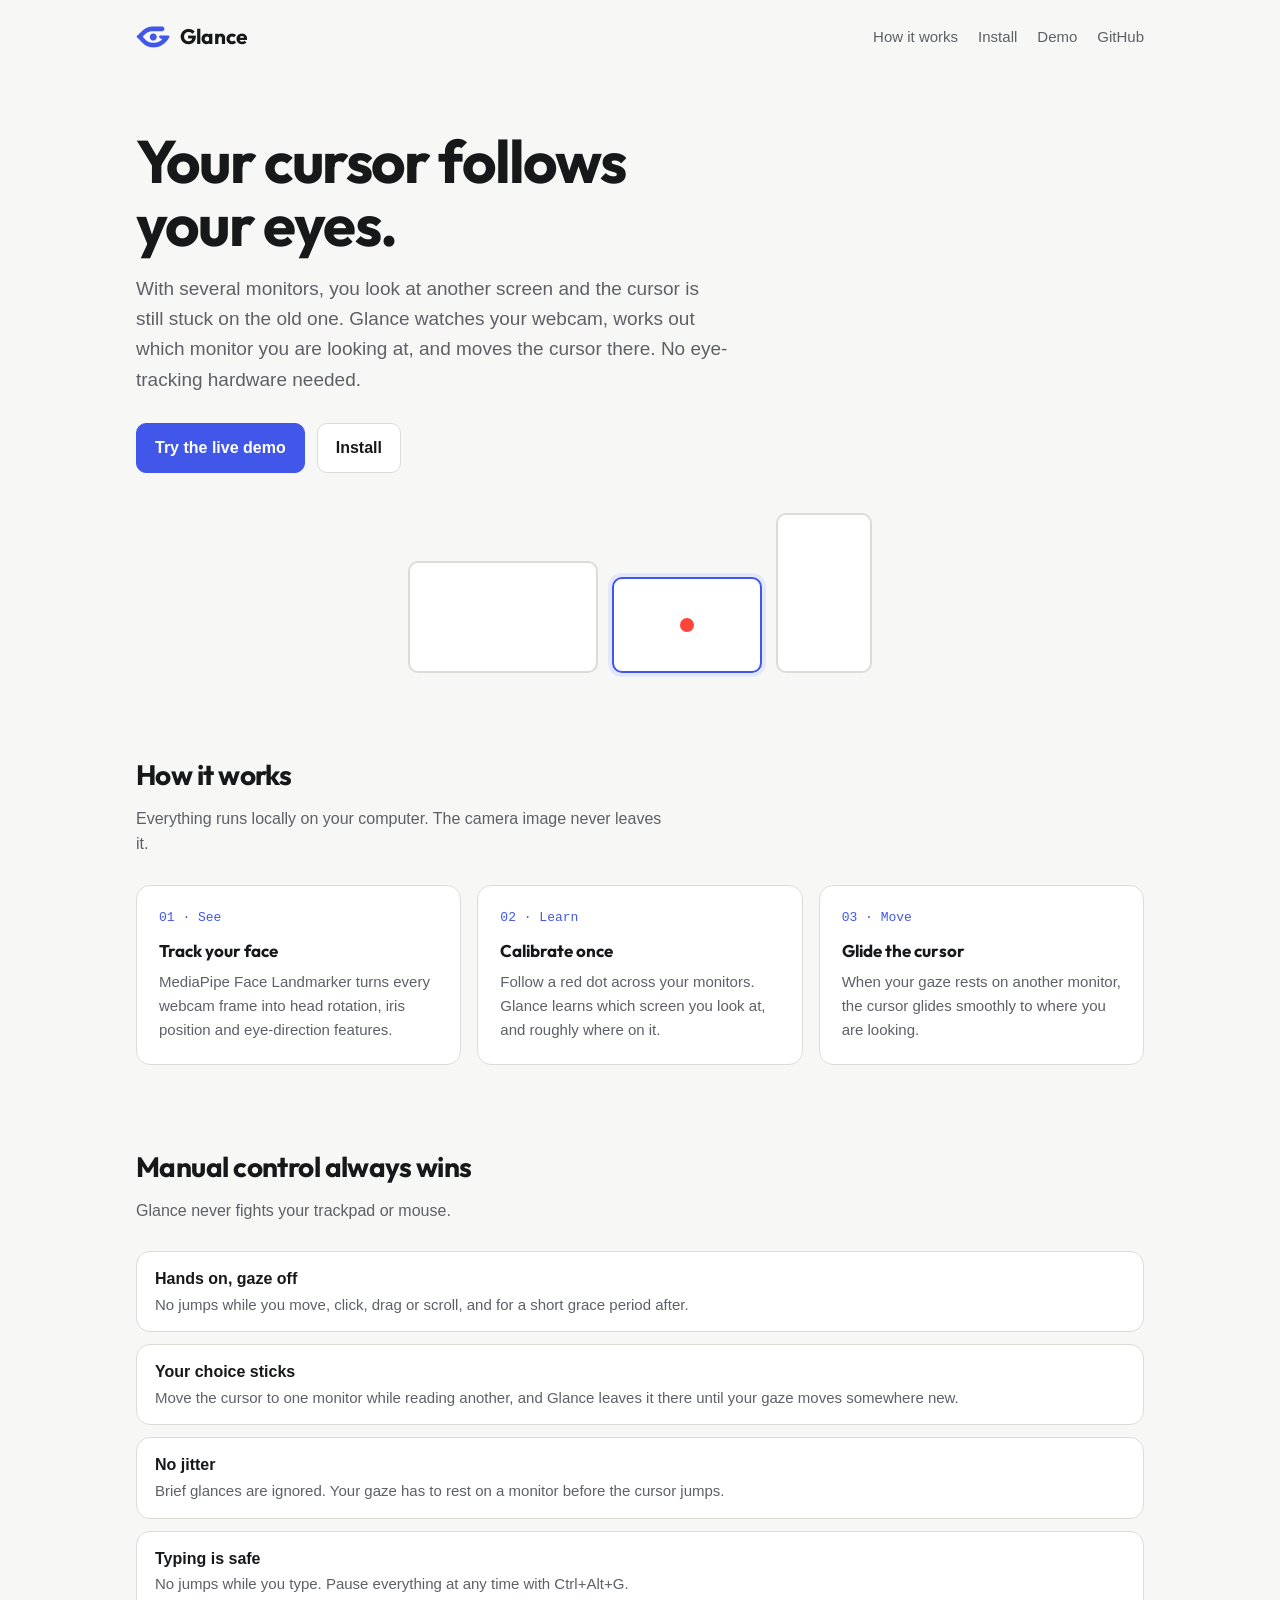
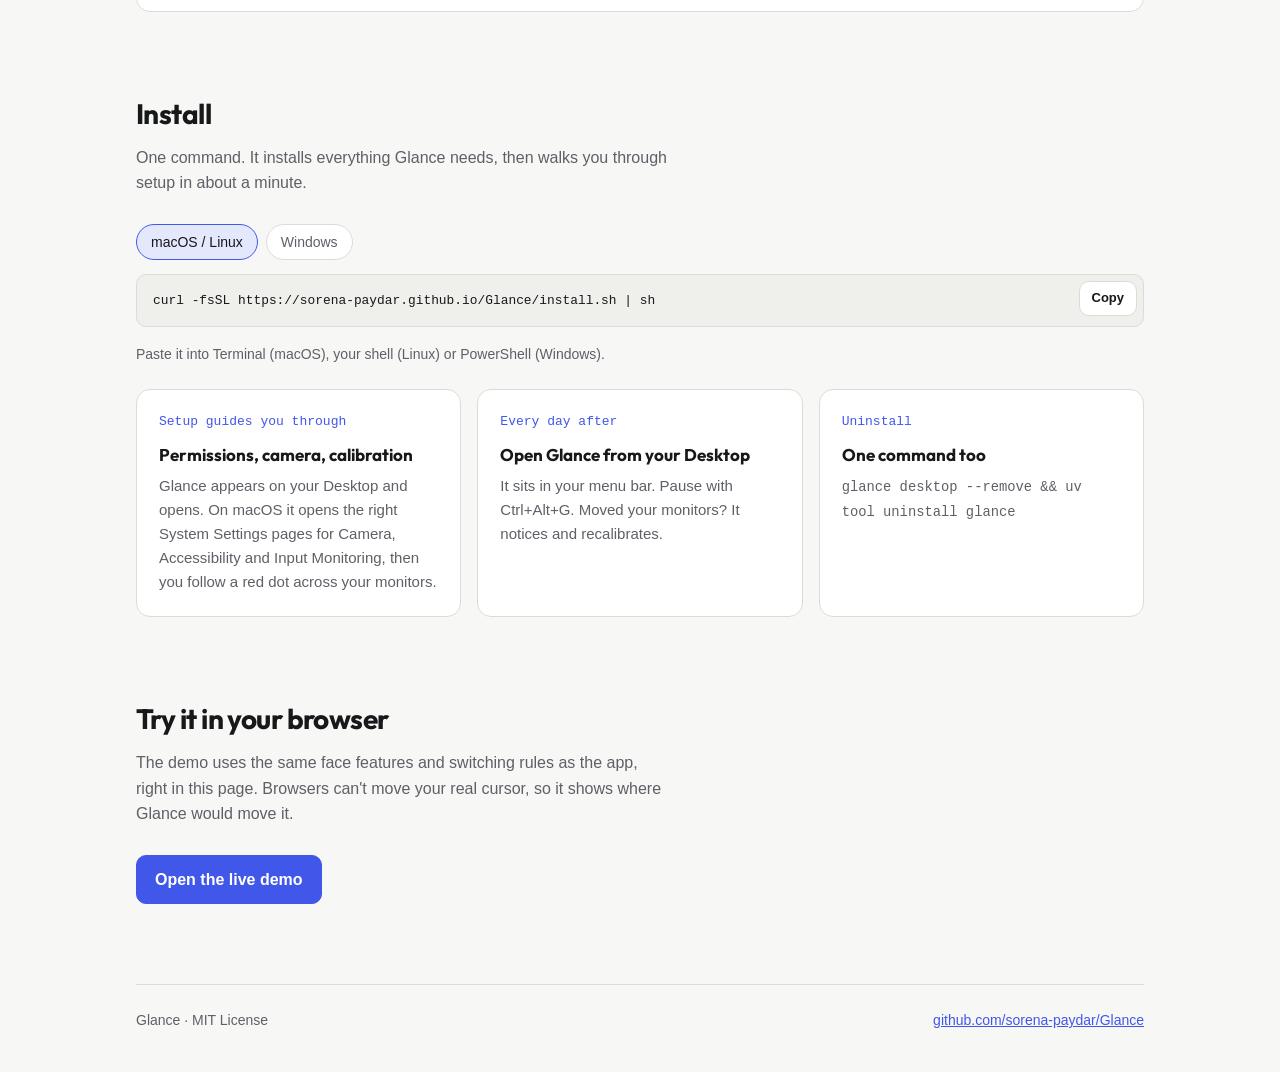
<file: docs/index.html>
<!doctype html>
<html lang="en">
<head>
  <meta charset="utf-8">
  <meta name="viewport" content="width=device-width, initial-scale=1">
  <title>Glance</title>
  <meta name="description" content="Glance moves your cursor to the monitor you are looking at, using only your webcam. Manual trackpad and mouse movement always wins.">
  <link rel="icon" href="icon.svg?v=2" type="image/svg+xml">
  <link rel="icon" href="favicon-32.png?v=2" type="image/png" sizes="32x32">
  <link rel="apple-touch-icon" href="apple-touch-icon.png?v=2">
  <link rel="preconnect" href="https://fonts.googleapis.com">
  <link rel="preconnect" href="https://fonts.gstatic.com" crossorigin>
  <link rel="stylesheet" href="https://fonts.googleapis.com/css2?family=Outfit:wght@500;600;700&display=swap">
  <link rel="stylesheet" href="style.css">
</head>
<body>
  <div class="wrap">
    <header class="site">
      <a class="brand" href="./"><img src="brand/mark.svg" width="34" height="22" alt="">Glance</a>
      <nav class="links">
        <a class="wide" href="#how">How it works</a>
        <a href="#install">Install</a>
        <a href="demo.html">Demo</a>
        <a href="https://github.com/sorena-paydar/Glance">GitHub</a>
      </nav>
    </header>

    <main>
      <div class="hero">
        <h1>Your cursor follows your eyes.</h1>
        <p class="lede">
          With several monitors, you look at another screen and the cursor is still
          stuck on the old one. Glance watches your webcam, works out which monitor
          you are looking at, and moves the cursor there. No eye-tracking hardware needed.
        </p>
        <div class="actions">
          <a class="btn primary" href="demo.html">Try the live demo</a>
          <a class="btn" href="#install">Install</a>
        </div>

        <div class="scene" aria-hidden="true">
          <div class="screen s1"><div class="cursor"></div></div>
          <div class="screen s2 active"><div class="cursor"></div></div>
          <div class="screen s3"><div class="cursor"></div></div>
        </div>
      </div>

      <section id="how">
        <h2>How it works</h2>
        <p class="sub">Everything runs locally on your computer. The camera image never leaves it.</p>
        <div class="grid">
          <div class="card">
            <div class="step">01 · See</div>
            <h3>Track your face</h3>
            <p>MediaPipe Face Landmarker turns every webcam frame into head rotation, iris position and eye-direction features.</p>
          </div>
          <div class="card">
            <div class="step">02 · Learn</div>
            <h3>Calibrate once</h3>
            <p>Follow a red dot across your monitors. Glance learns which screen you look at, and roughly where on it.</p>
          </div>
          <div class="card">
            <div class="step">03 · Move</div>
            <h3>Glide the cursor</h3>
            <p>When your gaze rests on another monitor, the cursor glides smoothly to where you are looking.</p>
          </div>
        </div>
      </section>

      <section id="manual">
        <h2>Manual control always wins</h2>
        <p class="sub">Glance never fights your trackpad or mouse.</p>
        <ul class="rules">
          <li><strong>Hands on, gaze off</strong><span>No jumps while you move, click, drag or scroll, and for a short grace period after.</span></li>
          <li><strong>Your choice sticks</strong><span>Move the cursor to one monitor while reading another, and Glance leaves it there until your gaze moves somewhere new.</span></li>
          <li><strong>No jitter</strong><span>Brief glances are ignored. Your gaze has to rest on a monitor before the cursor jumps.</span></li>
          <li><strong>Typing is safe</strong><span>No jumps while you type. Pause everything at any time with Ctrl+Alt+G.</span></li>
        </ul>
      </section>

      <section id="install">
        <h2>Install</h2>
        <p class="sub">One command. It installs everything Glance needs, then walks you through setup in about a minute.</p>

        <div class="os-tabs" role="tablist">
          <button role="tab" aria-selected="true" data-os="unix">macOS / Linux</button>
          <button role="tab" aria-selected="false" data-os="windows">Windows</button>
        </div>
        <div class="copy-block" data-os-panel="unix">
          <pre><code>curl -fsSL https://sorena-paydar.github.io/Glance/install.sh | sh</code></pre>
          <button class="btn copy" type="button">Copy</button>
        </div>
        <div class="copy-block" data-os-panel="windows" hidden>
          <pre><code>irm https://sorena-paydar.github.io/Glance/install.ps1 | iex</code></pre>
          <button class="btn copy" type="button">Copy</button>
        </div>
        <p class="note">Paste it into Terminal (macOS), your shell (Linux) or PowerShell (Windows).</p>

        <div class="grid">
          <div class="card">
            <div class="step">Setup guides you through</div>
            <h3>Permissions, camera, calibration</h3>
            <p>Glance appears on your Desktop and opens. On macOS it opens the right System Settings pages for Camera, Accessibility and Input Monitoring, then you follow a red dot across your monitors.</p>
          </div>
          <div class="card">
            <div class="step">Every day after</div>
            <h3>Open Glance from your Desktop</h3>
            <p>It sits in your menu bar. Pause with Ctrl+Alt+G. Moved your monitors? It notices and recalibrates.</p>
          </div>
          <div class="card">
            <div class="step">Uninstall</div>
            <h3>One command too</h3>
            <p><code>glance desktop --remove &amp;&amp; uv tool uninstall glance</code></p>
          </div>
        </div>
      </section>

      <section id="demo">
        <h2>Try it in your browser</h2>
        <p class="sub">
          The demo uses the same face features and switching rules as the app, right in this page.
          Browsers can't move your real cursor, so it shows where Glance would move it.
        </p>
        <a class="btn primary" href="demo.html">Open the live demo</a>
      </section>
    </main>

    <footer class="site">
      <span>Glance · MIT License</span>
      <a href="https://github.com/sorena-paydar/Glance">github.com/sorena-paydar/Glance</a>
    </footer>
  </div>

  <script>
    // Install tabs and copy buttons.
    document.querySelectorAll(".os-tabs button").forEach(function (tab) {
      tab.addEventListener("click", function () {
        document.querySelectorAll(".os-tabs button").forEach(function (t) {
          t.setAttribute("aria-selected", String(t === tab));
        });
        document.querySelectorAll("[data-os-panel]").forEach(function (panel) {
          panel.hidden = panel.dataset.osPanel !== tab.dataset.os;
        });
      });
    });
    if (/Win/.test(navigator.platform)) document.querySelector('[data-os="windows"]').click();
    document.querySelectorAll(".copy").forEach(function (button) {
      button.addEventListener("click", function () {
        const text = button.parentElement.querySelector("code").textContent;
        navigator.clipboard.writeText(text).then(function () {
          button.textContent = "Copied";
          setTimeout(function () { button.textContent = "Copy"; }, 1500);
        });
      });
    });

    // Hero illustration: the "gaze" wanders between screens and the cursor follows.
    (function () {
      if (window.matchMedia("(prefers-reduced-motion: reduce)").matches) return;
      const screens = document.querySelectorAll(".scene .screen");
      const order = [1, 0, 1, 2];
      let i = 0;
      setInterval(function () {
        i = (i + 1) % order.length;
        screens.forEach(function (s, n) { s.classList.toggle("active", n === order[i]); });
      }, 1800);
    })();
  </script>
</body>
</html>
</file>
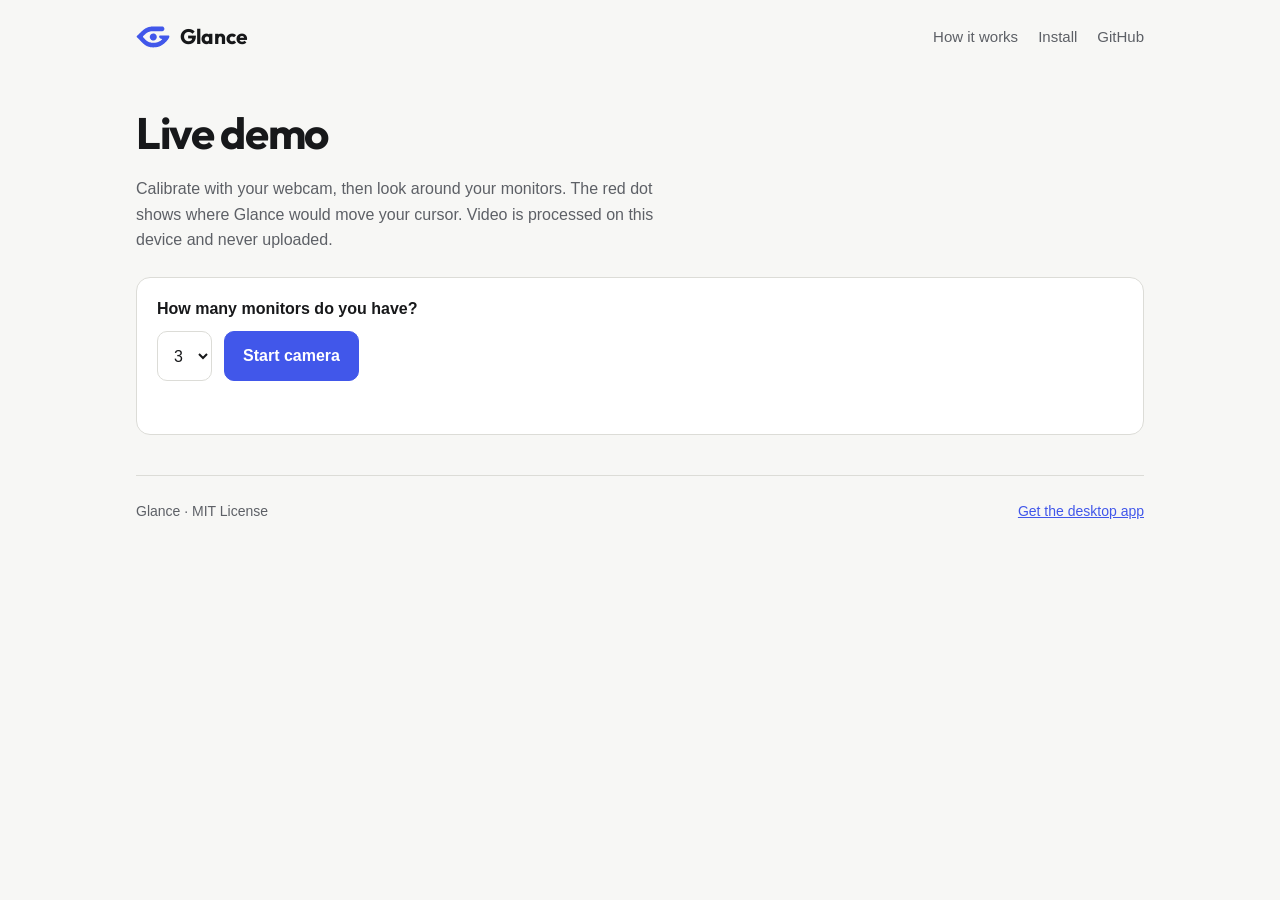
<file: docs/demo.html>
<!doctype html>
<html lang="en">
<head>
  <meta charset="utf-8">
  <meta name="viewport" content="width=device-width, initial-scale=1">
  <title>Glance Live Demo</title>
  <meta name="description" content="Try Glance in your browser: calibrate with your webcam and see which monitor you are looking at.">
  <link rel="icon" href="icon.svg?v=2" type="image/svg+xml">
  <link rel="icon" href="favicon-32.png?v=2" type="image/png" sizes="32x32">
  <link rel="apple-touch-icon" href="apple-touch-icon.png?v=2">
  <link rel="preconnect" href="https://fonts.googleapis.com">
  <link rel="preconnect" href="https://fonts.gstatic.com" crossorigin>
  <link rel="stylesheet" href="https://fonts.googleapis.com/css2?family=Outfit:wght@500;600;700&display=swap">
  <link rel="stylesheet" href="style.css">
  <link rel="stylesheet" href="demo.css">
</head>
<body>
  <div class="wrap">
    <header class="site">
      <a class="brand" href="./"><img src="brand/mark.svg" width="34" height="22" alt="">Glance</a>
      <nav class="links">
        <a class="wide" href="./#how">How it works</a>
        <a href="./#install">Install</a>
        <a href="https://github.com/sorena-paydar/Glance">GitHub</a>
      </nav>
    </header>

    <main class="demo">
      <h1>Live demo</h1>
      <p class="sub">
        Calibrate with your webcam, then look around your monitors. The red dot shows where
        Glance would move your cursor. Video is processed on this device and never uploaded.
      </p>

      <div class="panel setup" id="setup">
        <label for="count">How many monitors do you have?</label>
        <div class="count-row">
          <select id="count">
            <option value="2">2</option>
            <option value="3" selected>3</option>
            <option value="4">4</option>
          </select>
          <button class="btn primary" id="start">Start camera</button>
        </div>
        <p class="status" id="status" role="status"></p>
      </div>

      <div class="stage" id="stage" hidden>
        <div class="monitors" id="monitors"></div>

        <div class="side">
          <div class="cam">
            <video id="video" playsinline muted></video>
            <span class="face" id="face">No face</span>
          </div>

          <div class="panel" id="calibrate-panel">
            <h2 id="cal-title">Calibrate</h2>
            <p id="cal-text">
              For each monitor: press <kbd>Space</kbd> (or the button), then look at that
              monitor when you hear the beep and let your eyes wander across it until the
              double beep.
            </p>
            <button class="btn primary" id="cal-btn">Start calibration</button>
          </div>

          <div class="panel" id="live-panel" hidden>
            <h2>Live</h2>
            <p class="engine" id="engine">Waiting for gaze...</p>
            <p class="hint">
              Moving your mouse in this page counts as manual input: gaze is ignored
              while you move it. Click a monitor to "move the cursor" there by hand.
            </p>
            <ol class="log" id="log"></ol>
            <button class="btn" id="recal-btn">Recalibrate</button>
          </div>
        </div>
      </div>
    </main>

    <footer class="site">
      <span>Glance · MIT License</span>
      <a href="./#install">Get the desktop app</a>
    </footer>
  </div>

  <script type="module" src="demo.js"></script>
</body>
</html>
</file>
<file: docs/style.css>
:root {
  --bg: #f7f7f5;
  --surface: #ffffff;
  --surface-2: #efefec;
  --text: #17181a;
  --muted: #5d6066;
  --border: #dcdcd7;
  --accent: #4157ea;
  --accent-soft: #e4e8fd;
  --good: #1f8a4c;
  --warn: #b26b00;
  --dot: #ff453a;
  --radius: 14px;
  --mono: ui-monospace, "SF Mono", Menlo, Consolas, monospace;
  color-scheme: light;
}

@media (prefers-color-scheme: dark) {
  :root:not([data-theme="light"]) {
    --bg: #0f1012;
    --surface: #17181b;
    --surface-2: #202226;
    --text: #ececea;
    --muted: #9a9ca3;
    --border: #2c2e33;
    --accent: #7d8cff;
    --accent-soft: #1e2347;
    --good: #4cc27f;
    --warn: #f0a94a;
    color-scheme: dark;
  }
}

:root[data-theme="dark"] {
  --bg: #0f1012;
  --surface: #17181b;
  --surface-2: #202226;
  --text: #ececea;
  --muted: #9a9ca3;
  --border: #2c2e33;
  --accent: #7d8cff;
  --accent-soft: #1e2347;
  --good: #4cc27f;
  --warn: #f0a94a;
  color-scheme: dark;
}

* { box-sizing: border-box; }

[hidden] { display: none !important; }

html { -webkit-text-size-adjust: 100%; }

body {
  margin: 0;
  background: var(--bg);
  color: var(--text);
  font: 16px/1.6 -apple-system, BlinkMacSystemFont, "Inter", "Segoe UI", Roboto, sans-serif;
}

a { color: var(--accent); }

h1, h2, h3, .brand { font-family: "Outfit", -apple-system, BlinkMacSystemFont, "Segoe UI", sans-serif; }

.wrap { max-width: 1040px; margin: 0 auto; padding: 0 16px; }

header.site {
  display: flex;
  align-items: center;
  justify-content: space-between;
  padding: 20px 0;
}

.brand {
  display: flex;
  align-items: center;
  gap: 10px;
  font-weight: 700;
  font-size: 21px;
  color: var(--text);
  text-decoration: none;
}

nav.links { display: flex; gap: 20px; font-size: 15px; }
nav.links a { color: var(--muted); text-decoration: none; }
nav.links a:hover { color: var(--text); }

.hero { padding: 56px 0 40px; }
.hero h1 {
  font-size: clamp(36px, 6vw, 60px);
  line-height: 1.05;
  letter-spacing: -0.03em;
  margin: 0 0 18px;
  max-width: 14ch;
}
.hero p.lede { font-size: 19px; color: var(--muted); max-width: 56ch; margin: 0 0 28px; }

.actions { display: flex; flex-wrap: wrap; gap: 12px; }

.btn {
  display: inline-flex;
  align-items: center;
  gap: 8px;
  padding: 11px 18px;
  border-radius: 10px;
  border: 1px solid var(--border);
  background: var(--surface);
  color: var(--text);
  font: inherit;
  font-weight: 600;
  text-decoration: none;
  cursor: pointer;
}
.btn:hover { border-color: var(--muted); }
.btn.primary { background: var(--accent); border-color: var(--accent); color: #fff; }
.btn.primary:hover { filter: brightness(1.08); }
.btn:disabled { opacity: 0.5; cursor: not-allowed; }

section { padding: 40px 0; }
section h2 { font-size: 28px; letter-spacing: -0.02em; margin: 0 0 8px; }
section p.sub { color: var(--muted); margin: 0 0 28px; max-width: 60ch; }

.grid { display: grid; gap: 16px; grid-template-columns: repeat(auto-fit, minmax(240px, 1fr)); }

.card {
  background: var(--surface);
  border: 1px solid var(--border);
  border-radius: var(--radius);
  padding: 22px;
}
.card h3 { margin: 0 0 6px; font-size: 17px; }
.card p { margin: 0; color: var(--muted); font-size: 15px; }
.card .step { font-family: var(--mono); font-size: 13px; color: var(--accent); margin-bottom: 8px; }

ul.rules { list-style: none; padding: 0; margin: 0; display: grid; gap: 12px; }
ul.rules li {
  background: var(--surface);
  border: 1px solid var(--border);
  border-radius: var(--radius);
  padding: 14px 18px;
}
ul.rules strong { display: block; }
ul.rules span { color: var(--muted); font-size: 15px; }

pre {
  background: var(--surface-2);
  border: 1px solid var(--border);
  border-radius: 10px;
  padding: 14px 16px;
  overflow-x: auto;
  font: 14px/1.6 var(--mono);
  margin: 0 0 16px;
}

code { font-family: var(--mono); font-size: 0.92em; }

.os-tabs { display: flex; gap: 8px; margin-bottom: 14px; flex-wrap: wrap; }
.os-tabs button {
  border: 1px solid var(--border);
  background: var(--surface);
  color: var(--muted);
  border-radius: 999px;
  padding: 6px 14px;
  font: inherit;
  font-size: 14px;
  cursor: pointer;
}
.os-tabs button[aria-selected="true"] { background: var(--accent-soft); color: var(--text); border-color: var(--accent); }

.note { color: var(--muted); font-size: 14px; }
.note { margin: 0 0 24px; }

.copy-block { position: relative; }
.copy-block pre { padding-right: 92px; white-space: pre; }
.copy-block .copy {
  position: absolute;
  top: 7px;
  right: 7px;
  padding: 6px 12px;
  font-size: 13px;
}

footer.site {
  border-top: 1px solid var(--border);
  margin-top: 40px;
  padding: 24px 0 40px;
  color: var(--muted);
  font-size: 14px;
  display: flex;
  justify-content: space-between;
  flex-wrap: wrap;
  gap: 12px;
}

/* Hero illustration: three monitors, a cursor jumping to the looked-at one. */
.scene {
  margin-top: 40px;
  display: flex;
  align-items: flex-end;
  justify-content: center;
  gap: 14px;
  flex-wrap: wrap;
}
.screen {
  position: relative;
  background: var(--surface);
  border: 2px solid var(--border);
  border-radius: 10px;
  transition: border-color 0.25s, box-shadow 0.25s;
}
.screen.active { border-color: var(--accent); box-shadow: 0 0 0 4px var(--accent-soft); }
.screen.s1 { width: 190px; height: 112px; }
.screen.s2 { width: 150px; height: 96px; }
.screen.s3 { width: 96px; height: 160px; }
.screen .cursor {
  position: absolute;
  left: 50%;
  top: 50%;
  width: 14px;
  height: 14px;
  margin: -7px 0 0 -7px;
  border-radius: 50%;
  background: var(--dot);
  opacity: 0;
  transition: opacity 0.2s;
}
.screen.active .cursor { opacity: 1; }

@media (max-width: 560px) {
  nav.links { gap: 14px; font-size: 14px; }
  nav.links a.wide { display: none; }
  .screen.s1 { width: 130px; height: 78px; }
  .screen.s2 { width: 104px; height: 66px; }
  .screen.s3 { width: 64px; height: 108px; }
}

@media (prefers-reduced-motion: reduce) {
  .screen, .screen .cursor { transition: none; }
}
</file>
<file: docs/demo.css>
.demo h1 { font-size: clamp(30px, 5vw, 44px); letter-spacing: -0.03em; margin: 24px 0 8px; }
.demo .sub { color: var(--muted); max-width: 62ch; margin: 0 0 24px; }

.panel {
  background: var(--surface);
  border: 1px solid var(--border);
  border-radius: var(--radius);
  padding: 18px 20px;
}
.panel h2 { font-size: 18px; margin: 0 0 6px; }
.panel p { margin: 0 0 14px; color: var(--muted); font-size: 15px; }

.setup label { display: block; font-weight: 600; margin-bottom: 10px; }
.count-row { display: flex; gap: 12px; flex-wrap: wrap; }
select {
  font: inherit;
  padding: 10px 12px;
  border-radius: 10px;
  border: 1px solid var(--border);
  background: var(--surface);
  color: var(--text);
}
.status { margin: 12px 0 0; min-height: 1.4em; }
.status.error { color: var(--warn); }

.stage {
  display: grid;
  gap: 20px;
  grid-template-columns: minmax(0, 1fr) 320px;
  align-items: start;
}
@media (max-width: 860px) {
  .stage { grid-template-columns: minmax(0, 1fr); }
}

.monitors {
  display: grid;
  gap: 14px;
  grid-template-columns: repeat(auto-fit, minmax(150px, 1fr));
}

.monitor {
  position: relative;
  aspect-ratio: 16 / 10;
  background: var(--surface);
  border: 2px solid var(--border);
  border-radius: 12px;
  padding: 12px;
  display: flex;
  flex-direction: column;
  justify-content: space-between;
  cursor: pointer;
  text-align: left;
  font: inherit;
  color: var(--text);
  transition: border-color 0.15s, box-shadow 0.15s;
}
.monitor:hover { border-color: var(--muted); }
.monitor.gazed { border-color: var(--accent); box-shadow: 0 0 0 4px var(--accent-soft); }
.monitor.calibrating { border-color: var(--warn); border-style: dashed; }
.monitor .name { font-weight: 600; }
.monitor .bar { height: 6px; border-radius: 3px; background: var(--surface-2); overflow: hidden; }
.monitor .bar span { display: block; height: 100%; width: 0; background: var(--accent); transition: width 0.1s; }
.monitor .pct { font-family: var(--mono); font-size: 13px; color: var(--muted); }
.monitor .cursor {
  position: absolute;
  top: 50%;
  left: 50%;
  width: 18px;
  height: 18px;
  margin: -9px 0 0 -9px;
  border-radius: 50%;
  background: var(--dot);
  box-shadow: 0 0 0 4px color-mix(in srgb, var(--dot) 25%, transparent);
  display: none;
}
.monitor.has-cursor .cursor { display: block; }
.monitor.done::after {
  content: "calibrated";
  position: absolute;
  top: 12px;
  right: 12px;
  font-size: 12px;
  color: var(--good);
}

.side { display: grid; gap: 14px; }

.cam {
  position: relative;
  border-radius: var(--radius);
  overflow: hidden;
  background: #000;
  aspect-ratio: 4 / 3;
}
.cam video { width: 100%; height: 100%; object-fit: cover; transform: scaleX(-1); display: block; }
.face {
  position: absolute;
  left: 10px;
  bottom: 10px;
  font-size: 12px;
  padding: 3px 9px;
  border-radius: 999px;
  background: rgba(0, 0, 0, 0.6);
  color: #fff;
}
.face.ok { background: rgba(31, 138, 76, 0.85); }

.engine { font-weight: 600; color: var(--text) !important; }
.hint { font-size: 14px !important; }

kbd {
  font-family: var(--mono);
  font-size: 12px;
  border: 1px solid var(--border);
  border-bottom-width: 2px;
  border-radius: 5px;
  padding: 1px 6px;
  background: var(--surface-2);
}

.log {
  list-style: none;
  padding: 0;
  margin: 0 0 14px;
  font-family: var(--mono);
  font-size: 13px;
  color: var(--muted);
  max-height: 160px;
  overflow-y: auto;
}
.log li { padding: 3px 0; border-bottom: 1px solid var(--border); }
.log li:first-child { color: var(--text); }
</file>
